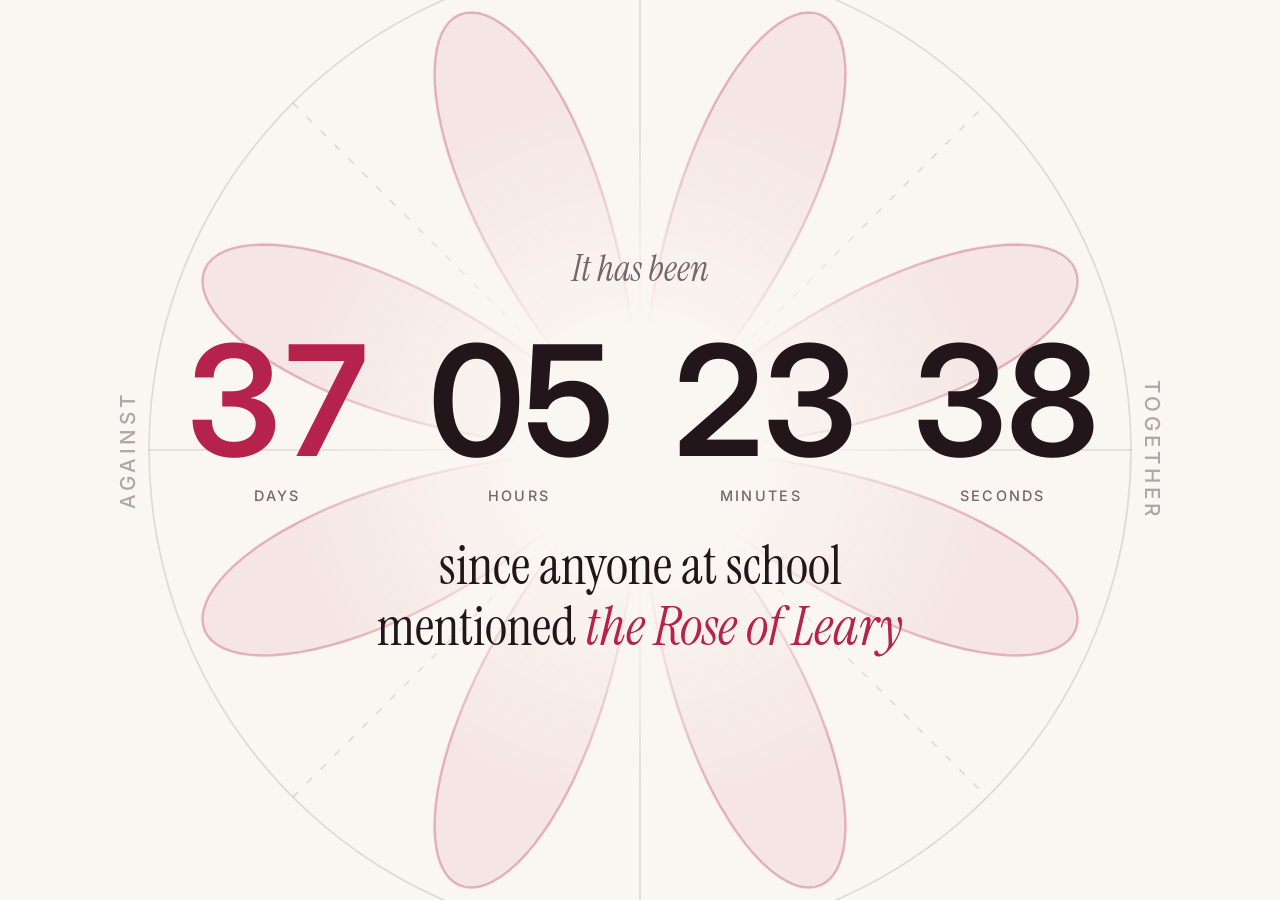
<file: index.html>
<!doctype html>
<html lang="en">
<head>
  <meta charset="utf-8">
  <meta name="viewport" content="width=device-width, initial-scale=1">
  <title>Rose of Leary Timer</title>
  <meta name="description" content="Time elapsed since anyone at school last mentioned the Rose of Leary.">
  <link rel="icon" href="assets/rose.svg" type="image/svg+xml">
  <link rel="preconnect" href="https://fonts.googleapis.com">
  <link rel="preconnect" href="https://fonts.gstatic.com" crossorigin>
  <link rel="stylesheet" href="https://fonts.googleapis.com/css2?family=Instrument+Serif:ital@0;1&family=Inter:wght@400;500;600&display=swap">
  <link rel="stylesheet" href="assets/style.css">
</head>
<body class="public">
  <main class="stage">
    <!-- Leary's Rose: two axes (above/below, against/together) and eight sectors, drawn as an 8-petal rose curve -->
    <svg class="rose" viewBox="-110 -110 220 220" aria-hidden="true" focusable="false">
      <g class="rose-axes">
        <circle r="100"/>
        <line x1="0" y1="-100" x2="0" y2="100"/>
        <line x1="-100" y1="0" x2="100" y2="0"/>
        <line class="diag" x1="-70.7" y1="-70.7" x2="70.7" y2="70.7"/>
        <line class="diag" x1="-70.7" y1="70.7" x2="70.7" y2="-70.7"/>
      </g>
      <path class="rose-fill" id="rose-fill"/>
      <path class="rose-petals" id="rose-petals" pathLength="1"/>
      <g class="rose-labels">
        <text x="0" y="-104">ABOVE</text>
        <text x="0" y="104">BELOW</text>
        <text transform="translate(-104 0) rotate(-90)">AGAINST</text>
        <text transform="translate(104 0) rotate(90)">TOGETHER</text>
      </g>
    </svg>

    <div class="sign">
      <p class="lead">It has been</p>
      <div class="timer" role="timer" aria-live="off" aria-atomic="true">
        <div class="unit days"><span class="num" data-num="d">–</span><span class="label" data-label="d">days</span></div>
        <div class="unit"><span class="num" data-num="h">–</span><span class="label" data-label="h">hours</span></div>
        <div class="unit"><span class="num" data-num="m">–</span><span class="label" data-label="m">minutes</span></div>
        <div class="unit"><span class="num" data-num="s">–</span><span class="label" data-label="s">seconds</span></div>
      </div>
      <h1 class="since">since anyone at school mentioned <em>the&nbsp;Rose of&nbsp;Leary</em></h1>
      <p class="status" id="status" hidden></p>
    </div>
  </main>

  <script>
  (() => {
    const REFRESH_MS = 60 * 1000;
    const CACHE_KEY = 'rose-of-leary:lastMentioned';
    const UNITS = {
      d: ['day', 'days'],
      h: ['hour', 'hours'],
      m: ['minute', 'minutes'],
      s: ['second', 'seconds'],
    };

    const nums = {};
    const labels = {};
    document.querySelectorAll('[data-num]').forEach(el => { nums[el.dataset.num] = el; });
    document.querySelectorAll('[data-label]').forEach(el => { labels[el.dataset.label] = el; });
    const statusEl = document.getElementById('status');

    let last = null;
    let tick = null;
    let shownTitle = '';

    drawRose();
    load();
    setInterval(load, REFRESH_MS);
    document.addEventListener('visibilitychange', () => {
      if (!document.hidden) { load(); render(); }
    });

    function load() {
      fetch('data.json?t=' + Date.now(), { cache: 'no-store' })
        .then(res => {
          if (!res.ok) throw new Error('HTTP ' + res.status);
          return res.json();
        })
        .then(data => {
          const t = Date.parse(data.lastMentioned);
          if (Number.isNaN(t)) throw new Error('Invalid date');
          try { localStorage.setItem(CACHE_KEY, String(t)); } catch (e) {}
          statusEl.hidden = true;
          setLast(t);
        })
        .catch(() => {
          if (last !== null) return;
          let cached = NaN;
          try { cached = Number(localStorage.getItem(CACHE_KEY)); } catch (e) {}
          if (cached > 0) {
            setLast(cached);
          } else {
            statusEl.textContent = 'The timer could not be loaded. Trying again in a minute…';
            statusEl.hidden = false;
          }
        });
    }

    function setLast(t) {
      if (t === last) return;
      last = t;
      render();
    }

    function render() {
      clearTimeout(tick);
      if (last === null) return;
      const elapsed = Math.max(0, Date.now() - last);
      const total = Math.floor(elapsed / 1000);
      const parts = {
        d: Math.floor(total / 86400),
        h: Math.floor((total % 86400) / 3600),
        m: Math.floor((total % 3600) / 60),
        s: total % 60,
      };
      for (const key in parts) {
        const value = parts[key];
        const text = key === 'd' ? String(value) : String(value).padStart(2, '0');
        if (nums[key].textContent !== text) nums[key].textContent = text;
        labels[key].textContent = UNITS[key][value === 1 ? 0 : 1];
      }
      const title = `${parts.d}d ${parts.h}h ${parts.m}m · Rose of Leary`;
      if (title !== shownTitle) { document.title = title; shownTitle = title; }
      tick = setTimeout(render, 1000 - (elapsed % 1000) + 10);
    }

    // r = cos(4θ) traces eight petals; turning it 22.5° puts one petal in each sector of the rose.
    function drawRose() {
      const steps = 480, radius = 96, turn = Math.PI / 8;
      let d = '';
      for (let i = 0; i < steps; i++) {
        const theta = (i / steps) * 2 * Math.PI;
        const r = radius * Math.cos(4 * theta);
        d += (i ? 'L' : 'M') + (r * Math.cos(theta + turn)).toFixed(2) + ' ' + (r * Math.sin(theta + turn)).toFixed(2);
      }
      d += 'Z';
      document.getElementById('rose-fill').setAttribute('d', d);
      document.getElementById('rose-petals').setAttribute('d', d);
    }
  })();
  </script>
</body>
</html>
</file>
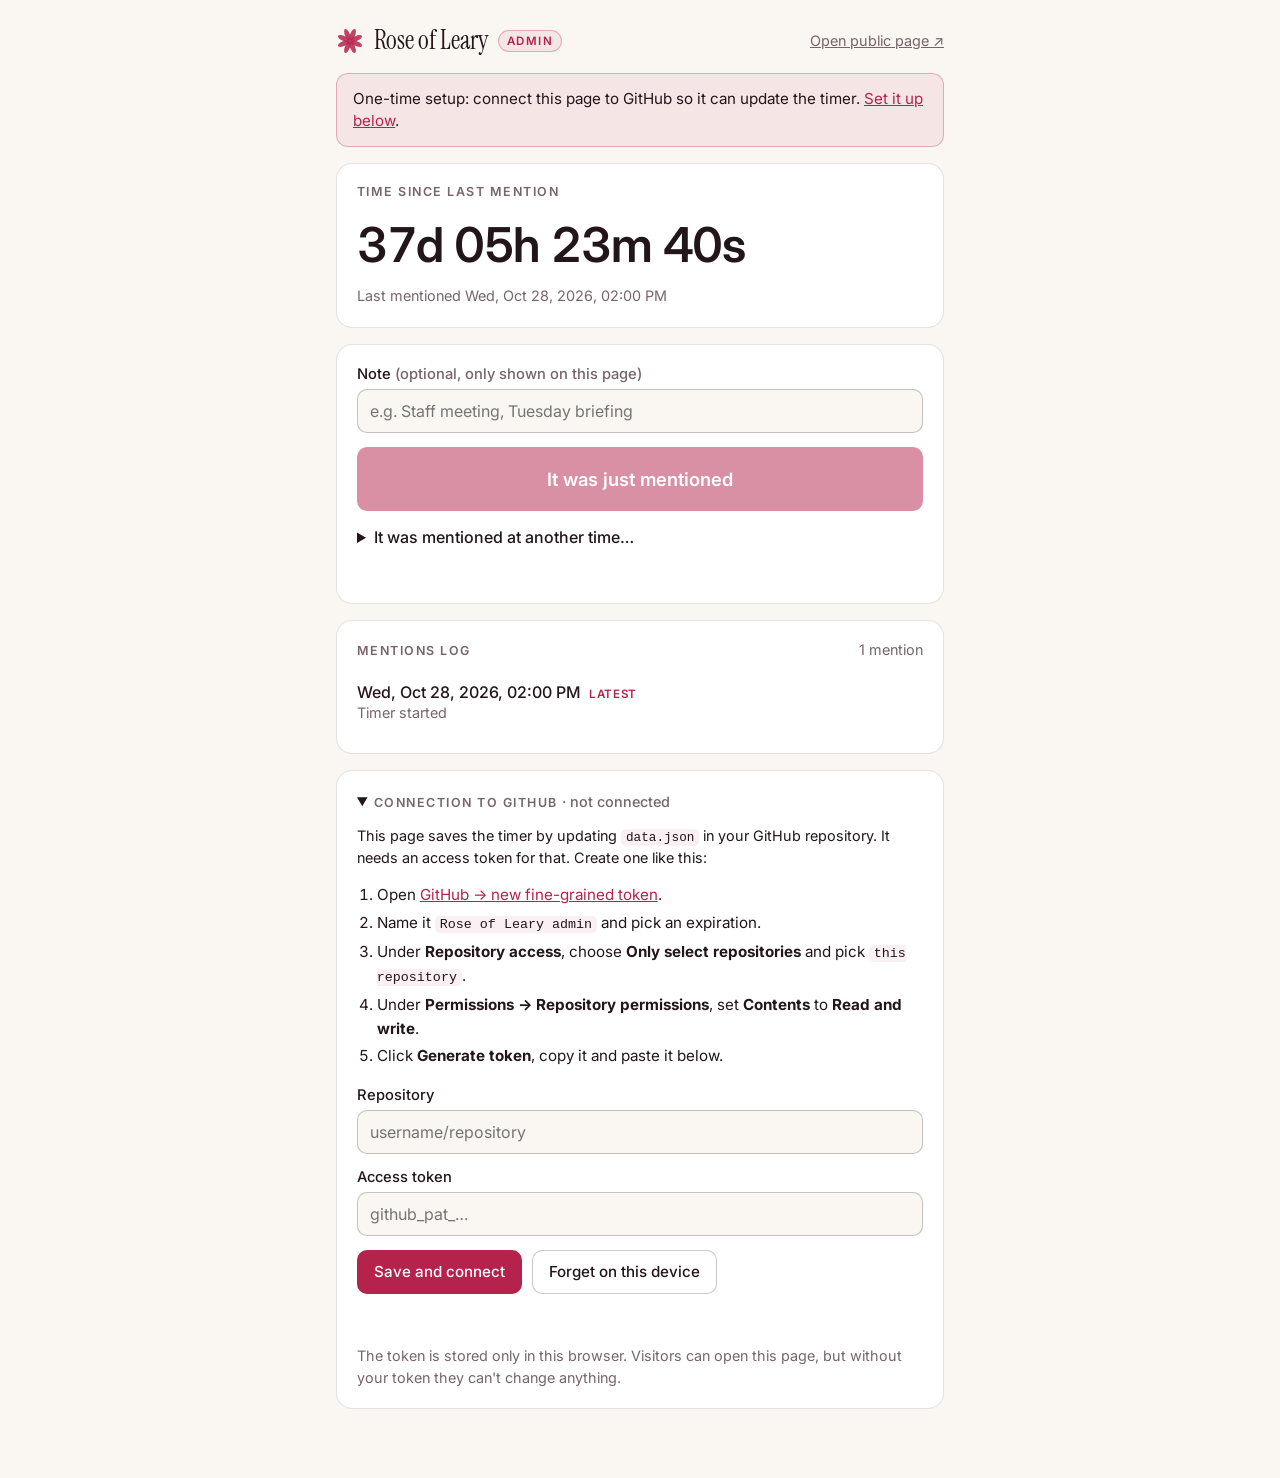
<file: admin.html>
<!doctype html>
<html lang="en">
<head>
  <meta charset="utf-8">
  <meta name="viewport" content="width=device-width, initial-scale=1">
  <meta name="robots" content="noindex, nofollow">
  <title>Rose of Leary Admin</title>
  <link rel="icon" href="assets/rose.svg" type="image/svg+xml">
  <link rel="preconnect" href="https://fonts.googleapis.com">
  <link rel="preconnect" href="https://fonts.gstatic.com" crossorigin>
  <link rel="stylesheet" href="https://fonts.googleapis.com/css2?family=Instrument+Serif:ital@0;1&family=Inter:wght@400;500;600&display=swap">
  <link rel="stylesheet" href="assets/style.css">
</head>
<body class="admin">
  <div class="wrap">
    <header class="admin-head">
      <a class="brand" href="./"><img src="assets/rose.svg" alt="">Rose of Leary</a>
      <span class="tag">Admin</span>
      <a class="view-link" href="./" target="_blank" rel="noopener">Open public page ↗</a>
    </header>

    <div class="notice" id="setup-notice" hidden>
      One-time setup: connect this page to GitHub so it can update the timer.
      <a href="#settings">Set it up below</a>.
    </div>

    <section class="card" aria-labelledby="current-title">
      <h2 class="card-title" id="current-title">Time since last mention</h2>
      <p class="big-elapsed" id="elapsed">–</p>
      <p class="muted small" id="last-date" style="margin:0">Loading…</p>
    </section>

    <section class="card" aria-label="Log a mention">
      <div class="field">
        <label for="note">Note <span class="muted">(optional, only shown on this page)</span></label>
        <input id="note" type="text" maxlength="140" placeholder="e.g. Staff meeting, Tuesday briefing">
      </div>
      <button class="btn primary big" id="now-btn" type="button">It was just mentioned</button>
      <details class="earlier">
        <summary>It was mentioned at another time…</summary>
        <div class="row">
          <input type="datetime-local" id="when" aria-label="Date and time of the mention">
          <button class="btn" id="when-btn" type="button">Log this time</button>
        </div>
      </details>
      <p class="msg" id="msg" role="status" aria-live="polite"></p>
    </section>

    <section class="card" aria-labelledby="log-title">
      <div class="card-head">
        <h2 class="card-title" id="log-title">Mentions log</h2>
        <span class="muted small" id="count"></span>
      </div>
      <ol class="log" id="log"></ol>
    </section>

    <section class="card" id="settings" aria-labelledby="settings-title">
      <details id="settings-details">
        <summary><span class="card-title" id="settings-title" style="display:inline">Connection to GitHub</span> <span class="muted small" id="conn-state"></span></summary>
        <div style="margin-top:14px">
          <p class="small" style="margin-top:0">This page saves the timer by updating <code>data.json</code> in your GitHub repository. It needs an access token for that. Create one like this:</p>
          <ol class="steps">
            <li>Open <a href="https://github.com/settings/personal-access-tokens/new" target="_blank" rel="noopener">GitHub → new fine-grained token</a>.</li>
            <li>Name it <code>Rose of Leary admin</code> and pick an expiration.</li>
            <li>Under <b>Repository access</b>, choose <b>Only select repositories</b> and pick <code id="repo-hint">this repository</code>.</li>
            <li>Under <b>Permissions → Repository permissions</b>, set <b>Contents</b> to <b>Read and write</b>.</li>
            <li>Click <b>Generate token</b>, copy it and paste it below.</li>
          </ol>
          <div class="field">
            <label for="repo">Repository</label>
            <input id="repo" type="text" placeholder="username/repository" autocomplete="off" autocapitalize="off" spellcheck="false">
          </div>
          <div class="field">
            <label for="token">Access token</label>
            <input id="token" type="password" placeholder="github_pat_…" autocomplete="off" spellcheck="false">
          </div>
          <div class="row">
            <button class="btn primary" id="connect-btn" type="button">Save and connect</button>
            <button class="btn" id="forget-btn" type="button">Forget on this device</button>
          </div>
          <p class="msg" id="settings-msg" role="status" aria-live="polite"></p>
          <p class="muted small" style="margin-bottom:0">The token is stored only in this browser. Visitors can open this page, but without your token they can't change anything.</p>
        </div>
      </details>
    </section>
  </div>

  <script>
  (() => {
    const FILE = 'data.json';
    const SETTINGS_KEY = 'rose-of-leary:admin';
    const API = 'https://api.github.com';

    const $ = id => document.getElementById(id);
    const els = {
      notice: $('setup-notice'), elapsed: $('elapsed'), lastDate: $('last-date'),
      note: $('note'), nowBtn: $('now-btn'), when: $('when'), whenBtn: $('when-btn'), msg: $('msg'),
      log: $('log'), count: $('count'),
      details: $('settings-details'), connState: $('conn-state'), repo: $('repo'), repoHint: $('repo-hint'),
      token: $('token'), connectBtn: $('connect-btn'), forgetBtn: $('forget-btn'), settingsMsg: $('settings-msg'),
    };

    const dateFmt = new Intl.DateTimeFormat(undefined, {
      weekday: 'short', day: 'numeric', month: 'short', year: 'numeric', hour: '2-digit', minute: '2-digit',
    });

    let settings = loadSettings();
    let connected = false;
    let busy = false;
    let data = null;
    let tick = null;

    els.repo.value = settings.repo;
    els.token.value = settings.token;
    els.repoHint.textContent = settings.repo || 'this repository';
    resetWhen();

    els.nowBtn.addEventListener('click', () => logMention(new Date()));
    els.whenBtn.addEventListener('click', () => {
      const when = new Date(els.when.value);
      if (Number.isNaN(when.getTime())) return say('Pick a date and time first.', 'err');
      if (when.getTime() > Date.now() + 60 * 1000) return say("That's in the future. Pick a time that already happened.", 'err');
      logMention(when);
    });
    els.connectBtn.addEventListener('click', connect);
    els.forgetBtn.addEventListener('click', () => {
      settings = { repo: settings.repo, token: '' };
      saveSettings();
      els.token.value = '';
      connected = false;
      sayIn(els.settingsMsg, 'Token removed from this browser.', 'ok');
      refreshUi();
    });
    els.repo.addEventListener('input', () => { els.repoHint.textContent = els.repo.value.trim() || 'this repository'; });

    start();

    async function start() {
      if (settings.repo && settings.token) {
        try {
          data = (await readRemote()).data;
          connected = true;
        } catch (err) {
          sayIn(els.settingsMsg, err.message, 'err');
        }
      }
      if (!data) {
        try {
          const res = await fetch(FILE + '?t=' + Date.now(), { cache: 'no-store' });
          if (res.ok) data = normalize(await res.json());
        } catch (e) {}
      }
      refreshUi();
    }

    // ---------- GitHub ----------

    function headers() {
      return {
        'Accept': 'application/vnd.github+json',
        'Authorization': 'Bearer ' + settings.token,
        'X-GitHub-Api-Version': '2022-11-28',
      };
    }

    function contentsUrl() {
      return `${API}/repos/${settings.repo}/contents/${FILE}`;
    }

    async function readRemote() {
      let res;
      try {
        res = await fetch(contentsUrl(), { headers: headers(), cache: 'no-store' });
      } catch (e) {
        throw new Error("Couldn't reach GitHub. Check your internet connection.");
      }
      if (!res.ok) throw new Error(await explain(res));
      const file = await res.json();
      return { data: normalize(JSON.parse(fromBase64(file.content))), sha: file.sha };
    }

    // Reads the latest file, applies `change`, and commits it. Retries once if someone else saved in between.
    async function writeRemote(change, message) {
      for (let attempt = 0; ; attempt++) {
        const { data: current, sha } = await readRemote();
        const next = normalize(change(current));
        let res;
        try {
          res = await fetch(contentsUrl(), {
            method: 'PUT',
            headers: headers(),
            body: JSON.stringify({ message, sha, content: toBase64(JSON.stringify(next, null, 2) + '\n') }),
          });
        } catch (e) {
          throw new Error("Couldn't reach GitHub. Check your internet connection.");
        }
        if (res.ok) return next;
        if ((res.status === 409 || res.status === 422) && attempt === 0) continue;
        throw new Error(await explain(res));
      }
    }

    async function explain(res) {
      let detail = '';
      try { detail = (await res.json()).message || ''; } catch (e) {}
      switch (res.status) {
        case 401: return "GitHub didn't accept the token. Check that you copied all of it and that it hasn't expired.";
        case 403: return `This token isn't allowed to change ${settings.repo}. Give it "Contents: Read and write" access to that repository.`;
        case 404: return `Couldn't find ${FILE} in ${settings.repo}. Check the repository name, and that the token has access to it.`;
        case 409:
        case 422: return 'Someone saved at the same moment. Please try again.';
        default: return `GitHub returned an error (${res.status}${detail ? ': ' + detail : ''}).`;
      }
    }

    function toBase64(text) {
      let bin = '';
      new TextEncoder().encode(text).forEach(b => { bin += String.fromCharCode(b); });
      return btoa(bin);
    }

    function fromBase64(b64) {
      const bin = atob(b64.replace(/\s/g, ''));
      return new TextDecoder().decode(Uint8Array.from(bin, c => c.charCodeAt(0)));
    }

    // ---------- Data ----------

    // The log is the source of truth; the public timer counts from its newest entry.
    function normalize(raw) {
      const history = Array.isArray(raw.history) ? raw.history.filter(m => m && !Number.isNaN(Date.parse(m.at))) : [];
      if (!history.length && raw.lastMentioned) history.push({ at: raw.lastMentioned });
      history.sort((a, b) => Date.parse(b.at) - Date.parse(a.at));
      return { lastMentioned: history.length ? history[0].at : raw.lastMentioned, history };
    }

    async function logMention(when) {
      if (!connected || busy) return;
      const note = els.note.value.trim();
      const entry = { at: when.toISOString() };
      if (note) entry.note = note;
      const wasLatest = !data || !data.lastMentioned || Date.parse(entry.at) >= Date.parse(data.lastMentioned);

      await save(
        d => ({ ...d, history: [entry, ...d.history] }),
        'Rose of Leary mentioned' + (note ? ': ' + note : ''),
        () => {
          els.note.value = '';
          resetWhen();
          const text = wasLatest
            ? 'Logged. The public timer restarts within a minute or two.'
            : 'Logged. There is a more recent mention, so the timer keeps counting from that one.';
          say(text, 'ok', { label: 'Undo', run: () => removeMention(entry.at, true) });
        },
      );
    }

    async function removeMention(at, isUndo) {
      if (!connected || busy || !data) return;
      if (data.history.length <= 1) return say("The log needs at least one mention, so this one can't be removed.", 'err');
      if (!isUndo && !confirm(`Remove the mention from ${dateFmt.format(new Date(at))}?`)) return;
      await save(
        d => {
          const i = d.history.findIndex(m => m.at === at);
          return i === -1 ? d : { ...d, history: d.history.filter((_, j) => j !== i) };
        },
        'Remove Rose of Leary mention',
        () => say(isUndo ? 'Undone.' : 'Mention removed.', 'ok'),
      );
    }

    async function save(change, message, onDone) {
      busy = true;
      refreshUi();
      say('Saving…');
      try {
        data = await writeRemote(change, message);
        onDone();
      } catch (err) {
        say(err.message, 'err');
      } finally {
        busy = false;
        refreshUi();
      }
    }

    // ---------- Settings ----------

    function loadSettings() {
      let stored = {};
      try { stored = JSON.parse(localStorage.getItem(SETTINGS_KEY)) || {}; } catch (e) {}
      return { repo: stored.repo || guessRepo(), token: stored.token || '' };
    }

    function saveSettings() {
      try { localStorage.setItem(SETTINGS_KEY, JSON.stringify(settings)); } catch (e) {}
    }

    // On GitHub Pages the address is username.github.io/repository/…
    function guessRepo() {
      const host = location.hostname;
      if (!host.endsWith('.github.io')) return '';
      const owner = host.slice(0, -'.github.io'.length);
      const first = location.pathname.split('/').filter(Boolean)[0];
      return owner + '/' + (first && !first.endsWith('.html') ? first : host);
    }

    async function connect() {
      const repo = els.repo.value.trim().replace(/^https?:\/\/github\.com\//, '').replace(/\.git$|\/$/g, '');
      const token = els.token.value.trim();
      if (!/^[\w.-]+\/[\w.-]+$/.test(repo)) return sayIn(els.settingsMsg, 'Enter the repository as username/repository.', 'err');
      if (!token) return sayIn(els.settingsMsg, 'Paste your access token first.', 'err');

      settings = { repo, token };
      els.repo.value = repo;
      els.connectBtn.disabled = true;
      sayIn(els.settingsMsg, 'Checking…');
      try {
        data = (await readRemote()).data;
        connected = true;
        saveSettings();
        sayIn(els.settingsMsg, 'Connected. You can log mentions now.', 'ok');
        els.details.open = false;
        window.scrollTo({ top: 0, behavior: 'smooth' });
      } catch (err) {
        connected = false;
        sayIn(els.settingsMsg, err.message, 'err');
      } finally {
        els.connectBtn.disabled = false;
        refreshUi();
      }
    }

    // ---------- UI ----------

    function refreshUi() {
      els.notice.hidden = connected;
      els.connState.textContent = connected ? `· connected to ${settings.repo}` : '· not connected';
      if (!connected && !els.details.dataset.touched) els.details.open = true;
      els.details.dataset.touched = '1';
      [els.nowBtn, els.whenBtn, els.note, els.when].forEach(el => { el.disabled = !connected || busy; });
      renderCurrent();
      renderLog();
    }

    function renderCurrent() {
      clearTimeout(tick);
      if (!data || !data.lastMentioned) {
        els.elapsed.textContent = '–';
        els.lastDate.textContent = data ? 'No mentions logged yet.' : "Couldn't load the current timer.";
        return;
      }
      const last = Date.parse(data.lastMentioned);
      const elapsed = Math.max(0, Date.now() - last);
      els.elapsed.textContent = formatClock(elapsed);
      els.lastDate.textContent = 'Last mentioned ' + dateFmt.format(new Date(last));
      tick = setTimeout(renderCurrent, 1000 - (elapsed % 1000) + 10);
    }

    function renderLog() {
      els.log.replaceChildren();
      if (!data) { els.count.textContent = ''; return; }
      const list = data.history;
      els.count.textContent = list.length === 1 ? '1 mention' : `${list.length} mentions`;
      list.forEach((m, i) => {
        const li = document.createElement('li');

        const when = document.createElement('span');
        when.className = 'when';
        when.textContent = dateFmt.format(new Date(m.at));
        if (i === 0) {
          const pill = document.createElement('span');
          pill.className = 'current-pill';
          pill.textContent = 'Latest';
          when.append(pill);
        }
        li.append(when);

        if (m.note) {
          const note = document.createElement('span');
          note.className = 'note';
          note.textContent = m.note;
          li.append(note);
        }

        const older = list[i + 1];
        if (older) {
          const gap = document.createElement('span');
          gap.className = 'gap';
          gap.textContent = formatGap(Date.parse(m.at) - Date.parse(older.at)) + ' after the previous one';
          li.append(gap);
        }

        if (connected && list.length > 1) {
          const remove = document.createElement('button');
          remove.type = 'button';
          remove.className = 'btn remove';
          remove.textContent = 'Remove';
          remove.disabled = busy;
          remove.setAttribute('aria-label', 'Remove mention from ' + when.textContent);
          remove.addEventListener('click', () => removeMention(m.at, false));
          li.append(remove);
        }
        els.log.append(li);
      });
    }

    function say(text, kind, action) { sayIn(els.msg, text, kind, action); }

    function sayIn(el, text, kind, action) {
      el.className = 'msg' + (kind ? ' ' + kind : '');
      el.textContent = text;
      if (action) {
        const btn = document.createElement('button');
        btn.type = 'button';
        btn.className = 'btn link';
        btn.style.marginLeft = '8px';
        btn.textContent = action.label;
        btn.addEventListener('click', action.run, { once: true });
        el.append(btn);
      }
    }

    function resetWhen() {
      const now = new Date();
      const local = new Date(now.getTime() - now.getTimezoneOffset() * 60000).toISOString().slice(0, 16);
      els.when.value = local;
      els.when.max = local;
    }

    function formatClock(ms) {
      const t = Math.floor(ms / 1000);
      const d = Math.floor(t / 86400);
      const pad = n => String(n).padStart(2, '0');
      const hms = `${pad(Math.floor((t % 86400) / 3600))}h ${pad(Math.floor((t % 3600) / 60))}m ${pad(t % 60)}s`;
      return d ? `${d}d ${hms}` : hms;
    }

    function formatGap(ms) {
      const mins = Math.round(ms / 60000);
      if (mins < 60) return mins === 1 ? '1 minute' : `${mins} minutes`;
      const hours = Math.floor(mins / 60);
      if (hours < 48) return `${hours}h ${mins % 60}m`;
      const days = Math.floor(hours / 24);
      return `${days} days ${hours % 24}h`;
    }
  })();
  </script>
</body>
</html>
</file>
<file: assets/style.css>
:root {
  --bg: #faf6f1;
  --surface: #ffffff;
  --ink: #23161b;
  --muted: #76656b;
  --line: rgba(35, 22, 27, 0.12);
  --line-strong: rgba(35, 22, 27, 0.24);
  --rose: #b5224b;
  --rose-ink: #ffffff;
  --rose-soft: rgba(181, 34, 75, 0.07);
  --rose-line: rgba(181, 34, 75, 0.30);
  --ok: #1e7a4c;
  --err: #b42318;
  --serif: "Instrument Serif", Georgia, "Times New Roman", serif;
  --sans: "Inter", system-ui, -apple-system, "Segoe UI", Roboto, sans-serif;
  color-scheme: light;
}

@media (prefers-color-scheme: dark) {
  :root:not([data-theme="light"]) {
    --bg: #150e11;
    --surface: #1f161a;
    --ink: #f5eaee;
    --muted: #a8969d;
    --line: rgba(245, 234, 238, 0.12);
    --line-strong: rgba(245, 234, 238, 0.24);
    --rose: #ff6b8f;
    --rose-ink: #24070f;
    --rose-soft: rgba(255, 107, 143, 0.08);
    --rose-line: rgba(255, 107, 143, 0.34);
    --ok: #4ccf8a;
    --err: #ff7b72;
    color-scheme: dark;
  }
}

:root[data-theme="dark"] {
  --bg: #150e11;
  --surface: #1f161a;
  --ink: #f5eaee;
  --muted: #a8969d;
  --line: rgba(245, 234, 238, 0.12);
  --line-strong: rgba(245, 234, 238, 0.24);
  --rose: #ff6b8f;
  --rose-ink: #24070f;
  --rose-soft: rgba(255, 107, 143, 0.08);
  --rose-line: rgba(255, 107, 143, 0.34);
  --ok: #4ccf8a;
  --err: #ff7b72;
  color-scheme: dark;
}

*, *::before, *::after { box-sizing: border-box; }

html, body { margin: 0; }

body {
  background: var(--bg);
  color: var(--ink);
  font-family: var(--sans);
  -webkit-font-smoothing: antialiased;
}

[hidden] { display: none !important; }

/* ---------- Public timer ---------- */

body.public { overflow: hidden; }

.stage {
  position: relative;
  min-height: 100vh;
  min-height: 100svh;
  display: grid;
  place-items: center;
  padding: 24px 16px;
  text-align: center;
}

.rose {
  position: fixed;
  top: 50%;
  left: 50%;
  width: max(120vmin, 640px);
  height: max(120vmin, 640px);
  transform: translate(-50%, -50%);
  pointer-events: none;
  -webkit-mask-image: radial-gradient(circle at center, transparent 0 16%, #000 46%);
  mask-image: radial-gradient(circle at center, transparent 0 16%, #000 46%);
}

.rose-axes line,
.rose-axes circle {
  fill: none;
  stroke: var(--line);
  stroke-width: 0.35;
}

.rose-axes .diag { stroke-dasharray: 1.5 2.5; }

.rose-fill { fill: var(--rose-soft); }

.rose-petals {
  fill: none;
  stroke: var(--rose-line);
  stroke-width: 0.5;
  stroke-linejoin: round;
  stroke-dasharray: 1;
  stroke-dashoffset: 0;
  animation: draw 3.2s cubic-bezier(.6, .1, .2, 1) both;
}

.rose-labels text {
  fill: var(--muted);
  opacity: 0.55;
  font-family: var(--sans);
  font-size: 4.2px;
  font-weight: 500;
  letter-spacing: 0.8px;
  text-anchor: middle;
  dominant-baseline: middle;
}

@keyframes draw {
  from { stroke-dashoffset: 1; }
  to { stroke-dashoffset: 0; }
}

.sign {
  position: relative;
  animation: rise 0.9s ease-out both;
}

@keyframes rise {
  from { opacity: 0; transform: translateY(8px); }
  to { opacity: 1; transform: none; }
}

.lead {
  margin: 0;
  font-family: var(--serif);
  font-style: italic;
  font-size: clamp(1.35rem, 3.2vw, 2.25rem);
  color: var(--muted);
}

.timer {
  display: flex;
  flex-wrap: wrap;
  justify-content: center;
  align-items: flex-start;
  gap: clamp(14px, 4.5vw, 64px);
  margin: clamp(10px, 2.4vw, 28px) 0 clamp(14px, 2.8vw, 32px);
}

.unit {
  display: flex;
  flex-direction: column;
  align-items: center;
}

.num {
  font-weight: 600;
  font-size: clamp(2.75rem, 12vw, 11rem);
  line-height: 1;
  letter-spacing: -0.045em;
  font-variant-numeric: tabular-nums;
  font-feature-settings: "tnum" 1;
}

.unit.days .num { color: var(--rose); }

.label {
  margin-top: 0.7em;
  font-size: clamp(0.68rem, 1.15vw, 0.9rem);
  font-weight: 500;
  letter-spacing: 0.16em;
  text-transform: uppercase;
  color: var(--muted);
}

.since {
  margin: 0 auto;
  max-width: 22ch;
  font-family: var(--serif);
  font-weight: 400;
  font-size: clamp(1.6rem, 4.4vw, 3.4rem);
  line-height: 1.12;
  text-wrap: balance;
}

.since em { color: var(--rose); }

.status {
  margin: 20px 0 0;
  font-size: 0.9rem;
  color: var(--muted);
}

@media (prefers-reduced-motion: reduce) {
  .rose-petals, .sign { animation: none; }
}

/* ---------- Admin ---------- */

.wrap {
  max-width: 640px;
  margin: 0 auto;
  padding: 24px 16px 72px;
}

.admin-head {
  display: flex;
  align-items: center;
  gap: 10px;
  flex-wrap: wrap;
}

.brand {
  display: inline-flex;
  align-items: center;
  gap: 10px;
  color: var(--ink);
  text-decoration: none;
  font-family: var(--serif);
  font-size: 1.6rem;
}

.brand img { width: 28px; height: 28px; }

.tag {
  font-size: 0.72rem;
  font-weight: 600;
  letter-spacing: 0.12em;
  text-transform: uppercase;
  color: var(--rose);
  background: var(--rose-soft);
  border: 1px solid var(--rose-line);
  padding: 3px 8px;
  border-radius: 999px;
}

.view-link {
  margin-left: auto;
  font-size: 0.9rem;
  color: var(--muted);
}

a { color: var(--rose); }

.card {
  margin-top: 16px;
  padding: 20px;
  background: var(--surface);
  border: 1px solid var(--line);
  border-radius: 16px;
}

.card-head {
  display: flex;
  align-items: baseline;
  justify-content: space-between;
  gap: 12px;
}

.card-title {
  margin: 0;
  font-size: 0.78rem;
  font-weight: 600;
  letter-spacing: 0.12em;
  text-transform: uppercase;
  color: var(--muted);
}

.notice {
  margin-top: 16px;
  padding: 14px 16px;
  border-radius: 12px;
  background: var(--rose-soft);
  border: 1px solid var(--rose-line);
  font-size: 0.95rem;
  line-height: 1.45;
}

.big-elapsed {
  margin: 10px 0 4px;
  font-size: clamp(2rem, 8vw, 3rem);
  font-weight: 600;
  letter-spacing: -0.03em;
  font-variant-numeric: tabular-nums;
  font-feature-settings: "tnum" 1;
}

.muted { color: var(--muted); }

.small { font-size: 0.9rem; }

p { line-height: 1.5; }

label {
  display: block;
  margin: 0 0 6px;
  font-size: 0.92rem;
  font-weight: 500;
}

.field { margin-bottom: 14px; }

input[type="text"],
input[type="password"],
input[type="datetime-local"] {
  width: 100%;
  padding: 11px 12px;
  font: inherit;
  font-size: 16px;
  color: var(--ink);
  background: var(--bg);
  border: 1px solid var(--line-strong);
  border-radius: 10px;
}

input:focus-visible,
button:focus-visible,
summary:focus-visible,
a:focus-visible {
  outline: 2px solid var(--rose);
  outline-offset: 2px;
}

.btn {
  display: inline-flex;
  align-items: center;
  justify-content: center;
  gap: 8px;
  min-height: 44px;
  padding: 10px 16px;
  font: inherit;
  font-size: 0.95rem;
  font-weight: 500;
  color: var(--ink);
  background: var(--surface);
  border: 1px solid var(--line-strong);
  border-radius: 10px;
  cursor: pointer;
}

.btn:hover { border-color: var(--muted); }

.btn.primary {
  color: var(--rose-ink);
  background: var(--rose);
  border-color: transparent;
}

.btn.primary:hover { filter: brightness(1.06); }

.btn.big {
  width: 100%;
  min-height: 64px;
  font-size: 1.15rem;
  font-weight: 600;
}

.btn.link {
  min-height: 0;
  padding: 0;
  border: 0;
  background: none;
  color: var(--rose);
  text-decoration: underline;
  font-size: inherit;
}

.btn:disabled {
  opacity: 0.5;
  cursor: not-allowed;
  filter: none;
}

.row {
  display: flex;
  gap: 10px;
  flex-wrap: wrap;
}

.row > input { flex: 1 1 220px; }

details > summary {
  cursor: pointer;
  font-weight: 500;
  list-style-position: inside;
}

details.earlier { margin-top: 16px; }
details.earlier .row { margin-top: 12px; }

.msg {
  min-height: 1.5em;
  margin: 14px 0 0;
  font-size: 0.95rem;
}

.msg.ok { color: var(--ok); }
.msg.err { color: var(--err); }

.log {
  list-style: none;
  margin: 12px 0 0;
  padding: 0;
}

.log li {
  display: grid;
  grid-template-columns: 1fr auto;
  gap: 2px 12px;
  padding: 12px 0;
  border-top: 1px solid var(--line);
}

.log li:first-child { border-top: 0; }

.log .when { font-weight: 500; }

.log .current-pill {
  margin-left: 8px;
  font-size: 0.72rem;
  font-weight: 600;
  letter-spacing: 0.06em;
  text-transform: uppercase;
  color: var(--rose);
}

.log .note,
.log .gap {
  grid-column: 1;
  font-size: 0.9rem;
  color: var(--muted);
}

.log .remove {
  grid-column: 2;
  grid-row: 1 / span 3;
  align-self: center;
  min-height: 36px;
  padding: 6px 10px;
  font-size: 0.85rem;
  color: var(--muted);
}

.steps {
  margin: 8px 0 18px;
  padding-left: 1.3em;
  font-size: 0.95rem;
  line-height: 1.55;
}

.steps li { margin: 4px 0; }

code {
  font-size: 0.88em;
  padding: 1px 5px;
  border-radius: 5px;
  background: var(--rose-soft);
}
</file>
